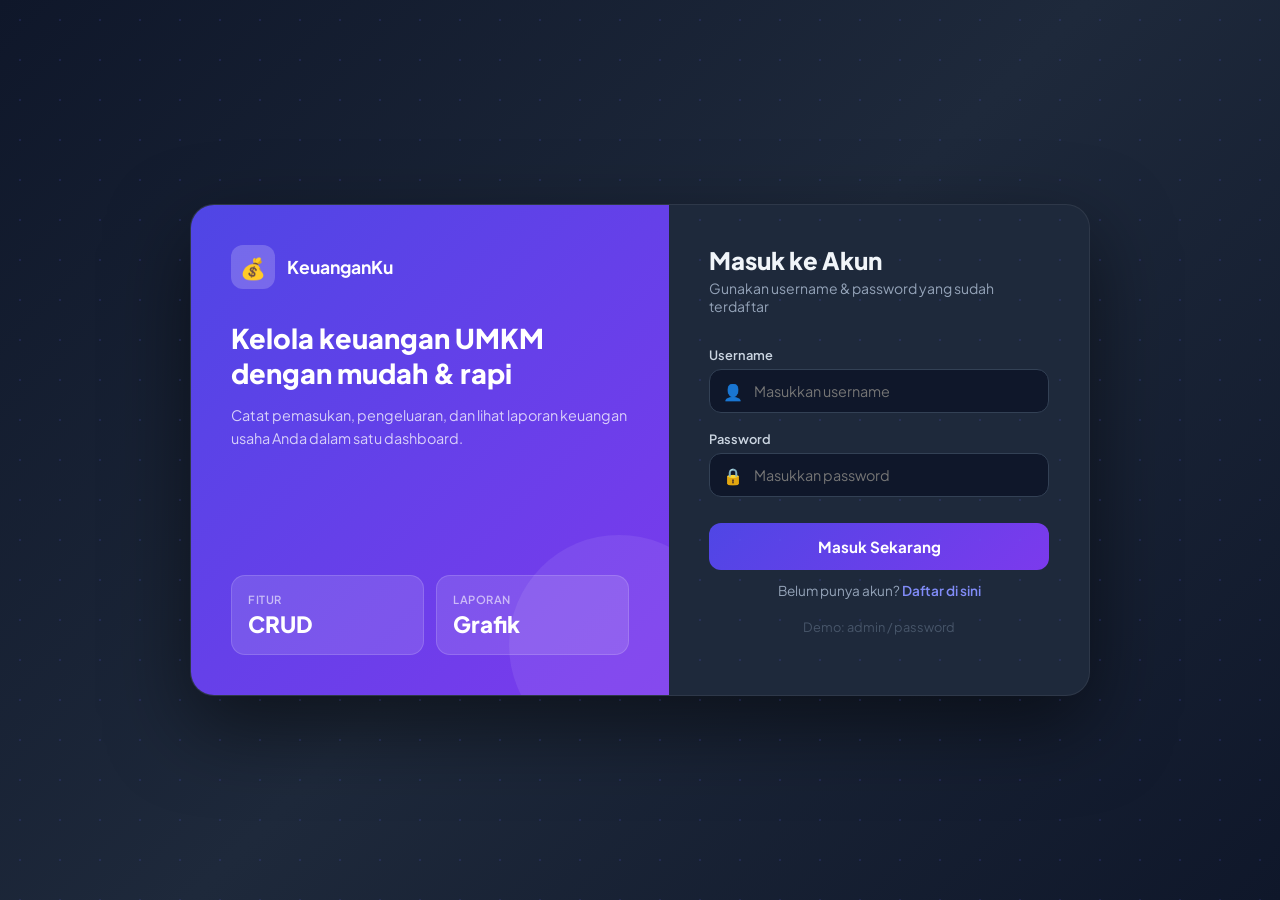
<file: index.html>
<!DOCTYPE html>
<html lang="id">
<head>
  <meta charset="UTF-8" />
  <meta name="viewport" content="width=device-width, initial-scale=1.0" />
  <title>Login — KeuanganKu UMKM</title>
  <meta name="description" content="Login ke sistem keuangan UMKM Anda" />
  <link rel="preconnect" href="https://fonts.googleapis.com" />
  <link href="https://fonts.googleapis.com/css2?family=Plus+Jakarta+Sans:wght@400;500;600;700;800&display=swap" rel="stylesheet" />
  <style>
    *, *::before, *::after { box-sizing: border-box; margin: 0; padding: 0; }
    body {
      font-family: 'Plus Jakarta Sans', sans-serif;
      min-height: 100vh;
      display: flex;
      align-items: center;
      justify-content: center;
      background: linear-gradient(135deg, #0f172a 0%, #1e293b 50%, #0f172a 100%);
      padding: 1rem;
    }
    /* Animated background dots */
    body::before {
      content: '';
      position: fixed; inset: 0;
      background-image: radial-gradient(rgba(99,102,241,0.15) 1px, transparent 1px);
      background-size: 40px 40px;
      pointer-events: none;
    }

    .card {
      width: 100%; max-width: 900px;
      display: grid; grid-template-columns: 1fr 420px;
      background: #1e293b;
      border-radius: 1.5rem;
      overflow: hidden;
      box-shadow: 0 30px 80px rgba(0,0,0,0.5);
      border: 1px solid rgba(255,255,255,0.07);
    }
    @media (max-width: 700px) {
      .card { grid-template-columns: 1fr; }
      .card-left { display: none; }
    }

    /* Left panel */
    .card-left {
      background: linear-gradient(135deg, #4f46e5, #7c3aed);
      padding: 2.5rem;
      display: flex; flex-direction: column; justify-content: space-between;
      position: relative; overflow: hidden;
    }
    .card-left::after {
      content: '';
      position: absolute; bottom: -60px; right: -60px;
      width: 220px; height: 220px;
      background: rgba(255,255,255,0.08);
      border-radius: 50%;
    }
    .brand { display: flex; align-items: center; gap: .75rem; }
    .brand-icon {
      width: 44px; height: 44px; border-radius: .75rem;
      background: rgba(255,255,255,0.2);
      display: flex; align-items: center; justify-content: center;
      font-size: 1.3rem;
    }
    .brand-name { color: #fff; font-weight: 700; font-size: 1.1rem; }
    .left-title {
      color: #fff; font-size: 1.7rem; font-weight: 800;
      line-height: 1.3; margin-top: 2rem;
    }
    .left-subtitle {
      color: rgba(255,255,255,0.75); font-size: .9rem;
      line-height: 1.6; margin-top: .75rem;
    }
    .stat-grid { display: grid; grid-template-columns: 1fr 1fr; gap: .75rem; }
    .stat-card {
      background: rgba(255,255,255,0.12);
      border-radius: .875rem; padding: 1rem;
      border: 1px solid rgba(255,255,255,0.15);
    }
    .stat-label { color: rgba(255,255,255,0.6); font-size: .7rem; font-weight: 600; text-transform: uppercase; letter-spacing: .05em; }
    .stat-value { color: #fff; font-size: 1.4rem; font-weight: 800; margin-top: .25rem; }

    /* Right panel */
    .card-right { padding: 2.5rem; }
    .form-title { color: #f1f5f9; font-size: 1.5rem; font-weight: 800; margin-bottom: .25rem; }
    .form-subtitle { color: #94a3b8; font-size: .875rem; margin-bottom: 2rem; }

    .alert {
      padding: .875rem 1rem;
      border-radius: .75rem;
      font-size: .875rem;
      margin-bottom: 1.25rem;
      display: none;
    }
    .alert.error { background: rgba(239,68,68,.15); border: 1px solid rgba(239,68,68,.3); color: #fca5a5; }
    .alert.success { background: rgba(34,197,94,.15); border: 1px solid rgba(34,197,94,.3); color: #86efac; }
    .alert.show { display: block; }

    label { display: block; color: #cbd5e1; font-size: .8rem; font-weight: 600; margin-bottom: .4rem; }
    .input-wrap { position: relative; margin-bottom: 1.1rem; }
    .input-icon {
      position: absolute; left: .875rem; top: 50%; transform: translateY(-50%);
      color: #64748b; pointer-events: none;
    }
    input {
      width: 100%; background: #0f172a;
      border: 1px solid #334155; border-radius: .75rem;
      padding: .75rem .875rem .75rem 2.75rem;
      color: #f1f5f9; font-size: .9rem; font-family: inherit;
      outline: none; transition: border .2s, box-shadow .2s;
    }
    input:focus { border-color: #6366f1; box-shadow: 0 0 0 3px rgba(99,102,241,.2); }

    .btn-submit {
      width: 100%; padding: .875rem;
      background: linear-gradient(135deg, #4f46e5, #7c3aed);
      color: #fff; font-family: inherit; font-weight: 700;
      font-size: .95rem; border: none; border-radius: .75rem;
      cursor: pointer; transition: opacity .2s, transform .2s;
      margin-top: .5rem;
    }
    .btn-submit:hover { opacity: .9; transform: translateY(-1px); }
    .btn-submit:active { transform: translateY(0); }
    .btn-submit:disabled { opacity: .6; cursor: not-allowed; }

    .divider { text-align: center; margin: 1.25rem 0; color: #475569; font-size: .8rem; }
    .link-text { text-align: center; color: #94a3b8; font-size: .85rem; margin-top: .75rem; }
    .link-text a { color: #818cf8; font-weight: 600; text-decoration: none; }
    .link-text a:hover { text-decoration: underline; }

    /* Loading spinner */
    .spinner {
      display: inline-block; width: 16px; height: 16px;
      border: 2px solid rgba(255,255,255,.3);
      border-top-color: #fff; border-radius: 50%;
      animation: spin .6s linear infinite; margin-right: .5rem;
      vertical-align: middle;
    }
    @keyframes spin { to { transform: rotate(360deg); } }
  </style>
</head>
<body>
  <div class="card">
    <!-- Kiri -->
    <div class="card-left">
      <div>
        <div class="brand">
          <div class="brand-icon">💰</div>
          <span class="brand-name">KeuanganKu</span>
        </div>
        <h1 class="left-title">Kelola keuangan UMKM dengan mudah & rapi</h1>
        <p class="left-subtitle">Catat pemasukan, pengeluaran, dan lihat laporan keuangan usaha Anda dalam satu dashboard.</p>
      </div>
      <div class="stat-grid">
        <div class="stat-card">
          <div class="stat-label">Fitur</div>
          <div class="stat-value">CRUD</div>
        </div>
        <div class="stat-card">
          <div class="stat-label">Laporan</div>
          <div class="stat-value">Grafik</div>
        </div>
      </div>
    </div>

    <!-- Kanan -->
    <div class="card-right">
      <div class="form-title">Masuk ke Akun</div>
      <div class="form-subtitle">Gunakan username & password yang sudah terdaftar</div>

      <div class="alert error" id="alertError"></div>
      <div class="alert success" id="alertSuccess"></div>

      <form id="loginForm">
        <div>
          <label for="username">Username</label>
          <div class="input-wrap">
            <span class="input-icon">👤</span>
            <input type="text" id="username" placeholder="Masukkan username" required />
          </div>
        </div>
        <div>
          <label for="password">Password</label>
          <div class="input-wrap">
            <span class="input-icon">🔒</span>
            <input type="password" id="password" placeholder="Masukkan password" required />
          </div>
        </div>
        <button type="submit" class="btn-submit" id="btnLogin">Masuk Sekarang</button>
      </form>

      <p class="link-text">Belum punya akun? <a href="register.html">Daftar di sini</a></p>
      <div class="divider">Demo: admin / password</div>
    </div>
  </div>

  <script src="js/api.js"></script>
  <script>
    // Jika sudah login, langsung ke dashboard
    redirectIfLoggedIn();

    document.getElementById("loginForm").addEventListener("submit", async (e) => {
      e.preventDefault();

      const btn = document.getElementById("btnLogin");
      const errEl = document.getElementById("alertError");
      const okEl  = document.getElementById("alertSuccess");

      errEl.classList.remove("show");
      okEl.classList.remove("show");
      btn.disabled = true;
      btn.innerHTML = '<span class="spinner"></span>Memproses...';

      const username = document.getElementById("username").value;
      const password = document.getElementById("password").value;

      try {
        const res = await apiFetch("/api/login.php", "POST", { username, password });

        if (res.status === "success") {
          // Simpan token & data user
          localStorage.setItem("token", res.data.token);
          localStorage.setItem("user", JSON.stringify(res.data.user));

          okEl.textContent = res.message;
          okEl.classList.add("show");

          setTimeout(() => (window.location.href = "dashboard.html"), 800);
        } else {
          errEl.textContent = res.message;
          errEl.classList.add("show");
          btn.disabled = false;
          btn.textContent = "Masuk Sekarang";
        }
      } catch {
        errEl.textContent = "Gagal terhubung ke server. Cek koneksi internet.";
        errEl.classList.add("show");
        btn.disabled = false;
        btn.textContent = "Masuk Sekarang";
      }
    });
  </script>
</body>
</html>
</file>
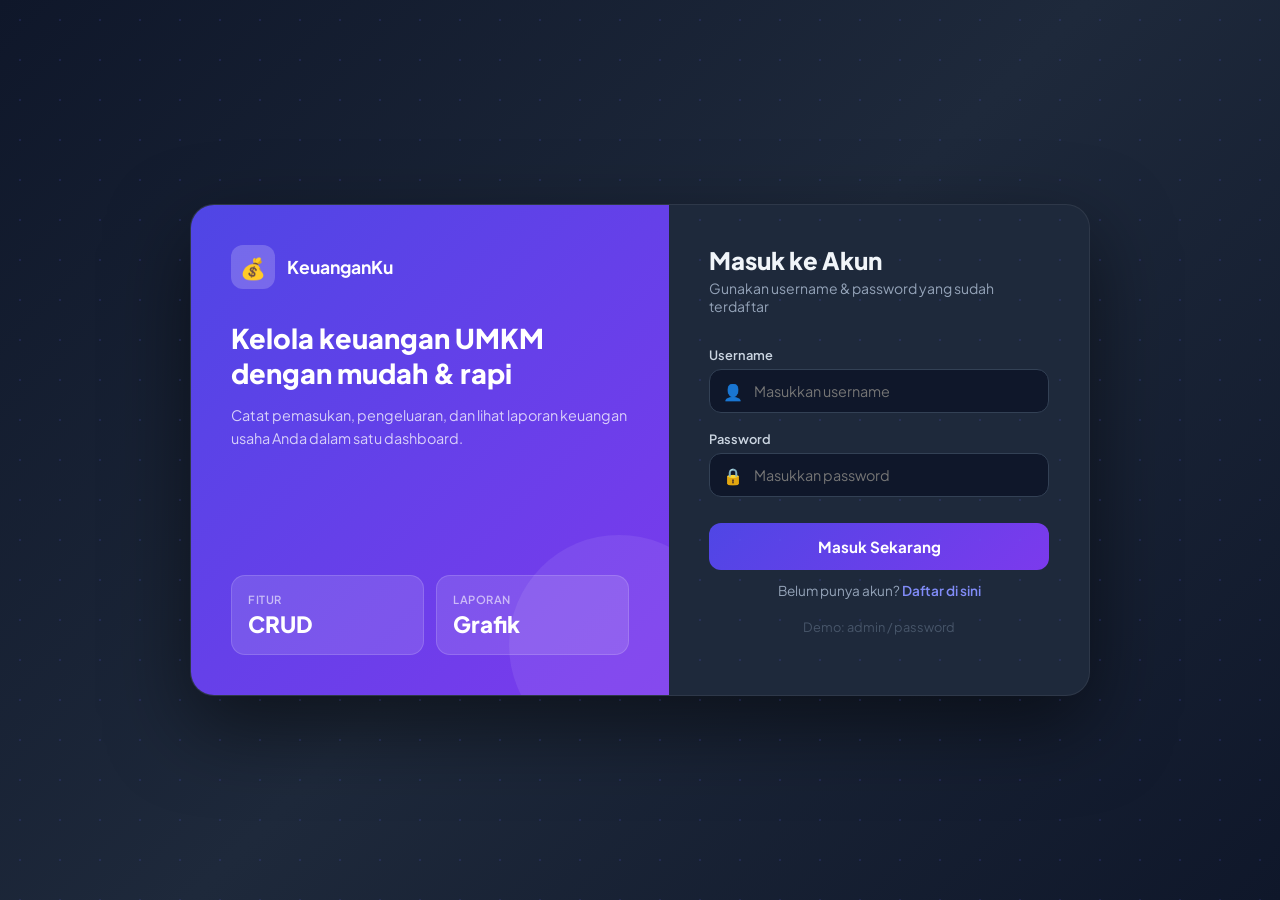
<file: dashboard.html>
<!DOCTYPE html>
<html lang="id">
<head>
  <meta charset="UTF-8" />
  <meta name="viewport" content="width=device-width, initial-scale=1.0" />
  <title>Dashboard — KeuanganKu UMKM</title>
  <link rel="preconnect" href="https://fonts.googleapis.com" />
  <link href="https://fonts.googleapis.com/css2?family=Plus+Jakarta+Sans:wght@400;500;600;700;800&display=swap" rel="stylesheet" />
  <link rel="stylesheet" href="css/shared.css" />
  <style>
    .welcome-banner {
      background: linear-gradient(135deg, #4f46e5, #7c3aed);
      border-radius: 1rem; padding: 1.5rem 1.75rem; margin-bottom: 1.5rem;
      color: #fff; display: flex; justify-content: space-between; align-items: center;
    }
    .welcome-title { font-size: 1.3rem; font-weight: 800; }
    .welcome-sub   { font-size: .875rem; opacity: .8; margin-top: .2rem; }
    .welcome-emoji { font-size: 3rem; }
    .recent-item {
      display: flex; align-items: center; justify-content: space-between;
      padding: .875rem 0; border-bottom: 1px solid #f1f5f9;
    }
    .recent-item:last-child { border-bottom: none; }
    .recent-left  { display: flex; align-items: center; gap: .875rem; }
    .recent-icon  {
      width: 38px; height: 38px; border-radius: .625rem;
      display: flex; align-items: center; justify-content: center; font-size: 1rem;
      flex-shrink: 0;
    }
    .icon-masuk  { background: #dcfce7; }
    .icon-keluar { background: #fee2e2; }
    .recent-ket  { font-size: .85rem; font-weight: 600; color: #1e293b; }
    .recent-tgl  { font-size: .75rem; color: #94a3b8; }
    .recent-amt  { font-size: .9rem; font-weight: 700; }
    .amt-masuk  { color: #16a34a; }
    .amt-keluar { color: #dc2626; }

    #loadingDash { text-align: center; padding: 2rem; color: #94a3b8; font-size: .9rem; }
  </style>
</head>
<body>
  <div id="sidebar-placeholder"></div>

  <div class="main">
    <div class="topbar">
      <div class="topbar-title">Dashboard</div>
      <div class="topbar-right">
        <span class="topbar-badge">🟢 Online</span>
        <span id="topbarDate" style="font-size:.8rem;color:#64748b;"></span>
      </div>
    </div>

    <div class="page-content">
      <!-- Welcome Banner -->
      <div class="welcome-banner">
        <div>
          <div class="welcome-title">Selamat datang, <span id="welcomeName">—</span>! 👋</div>
          <div class="welcome-sub">Berikut ringkasan keuangan usaha Anda bulan ini.</div>
        </div>
        <div class="welcome-emoji">💰</div>
      </div>

      <!-- Stat Cards -->
      <div class="stat-grid" id="statGrid">
        <div class="stat-card">
          <div class="stat-label">Total Pemasukan</div>
          <div class="stat-value stat-green" id="statMasuk">Rp —</div>
        </div>
        <div class="stat-card">
          <div class="stat-label">Total Pengeluaran</div>
          <div class="stat-value stat-red" id="statKeluar">Rp —</div>
        </div>
        <div class="stat-card">
          <div class="stat-label">Saldo Bersih</div>
          <div class="stat-value stat-blue" id="statSaldo">Rp —</div>
        </div>
        <div class="stat-card">
          <div class="stat-label">Jumlah Transaksi</div>
          <div class="stat-value" id="statJumlah" style="color:#1e293b;">—</div>
        </div>
      </div>

      <!-- Transaksi Terbaru -->
      <div class="card">
        <div class="card-header">
          <span class="card-title">⏱️ Transaksi Terbaru</span>
          <a href="transaksi.html" class="btn btn-secondary btn-sm">Lihat Semua →</a>
        </div>
        <div class="card-body">
          <div id="loadingDash">Memuat data...</div>
          <div id="recentList"></div>
        </div>
      </div>
    </div>
  </div>

  <script src="js/api.js"></script>
  <script src="js/sidebar.js"></script>
  <script>
    requireAuth();
    renderSidebar("dashboard");

    // Tampilkan nama user & tanggal
    const user = getCurrentUser();
    document.getElementById("welcomeName").textContent = user.nama_lengkap || "Pengguna";
    document.getElementById("topbarDate").textContent = new Date().toLocaleDateString("id-ID", {
      weekday: "long", day: "numeric", month: "long", year: "numeric"
    });

    // Load data dashboard
    async function loadDashboard() {
      const bulan = new Date().toISOString().slice(0, 7); // "2026-04"
      const res = await apiFetch(`/api/laporan.php?bulan=${bulan}`);

      if (!res || res.status !== "success") return;
      const d = res.data;

      // Update stat cards
      document.getElementById("statMasuk").textContent  = formatRupiah(d.ringkasan.total_masuk);
      document.getElementById("statKeluar").textContent = formatRupiah(d.ringkasan.total_keluar);
      document.getElementById("statSaldo").textContent  = formatRupiah(d.ringkasan.saldo);
      document.getElementById("statJumlah").textContent = d.ringkasan.jumlah_transaksi + " transaksi";

      // Warnai saldo merah jika negatif
      if (d.ringkasan.saldo < 0) document.getElementById("statSaldo").style.color = "#dc2626";

      // Render transaksi terbaru
      document.getElementById("loadingDash").style.display = "none";
      const listEl = document.getElementById("recentList");

      if (d.transaksi_terbaru.length === 0) {
        listEl.innerHTML = `<div class="empty-state"><div class="empty-icon">📭</div><div class="empty-title">Belum ada transaksi</div></div>`;
        return;
      }

      listEl.innerHTML = d.transaksi_terbaru.map(t => `
        <div class="recent-item">
          <div class="recent-left">
            <div class="recent-icon ${t.jenis === 'pemasukan' ? 'icon-masuk' : 'icon-keluar'}">
              ${t.jenis === 'pemasukan' ? '📈' : '📉'}
            </div>
            <div>
              <div class="recent-ket">${t.keterangan || t.nama_kategori || '—'}</div>
              <div class="recent-tgl">${formatTanggal(t.tanggal)} · ${t.nama_kategori || '—'}</div>
            </div>
          </div>
          <div class="recent-amt ${t.jenis === 'pemasukan' ? 'amt-masuk' : 'amt-keluar'}">
            ${t.jenis === 'pemasukan' ? '+' : '-'}${formatRupiah(t.jumlah)}
          </div>
        </div>
      `).join('');
    }

    loadDashboard();
  </script>
</body>
</html>
</file>
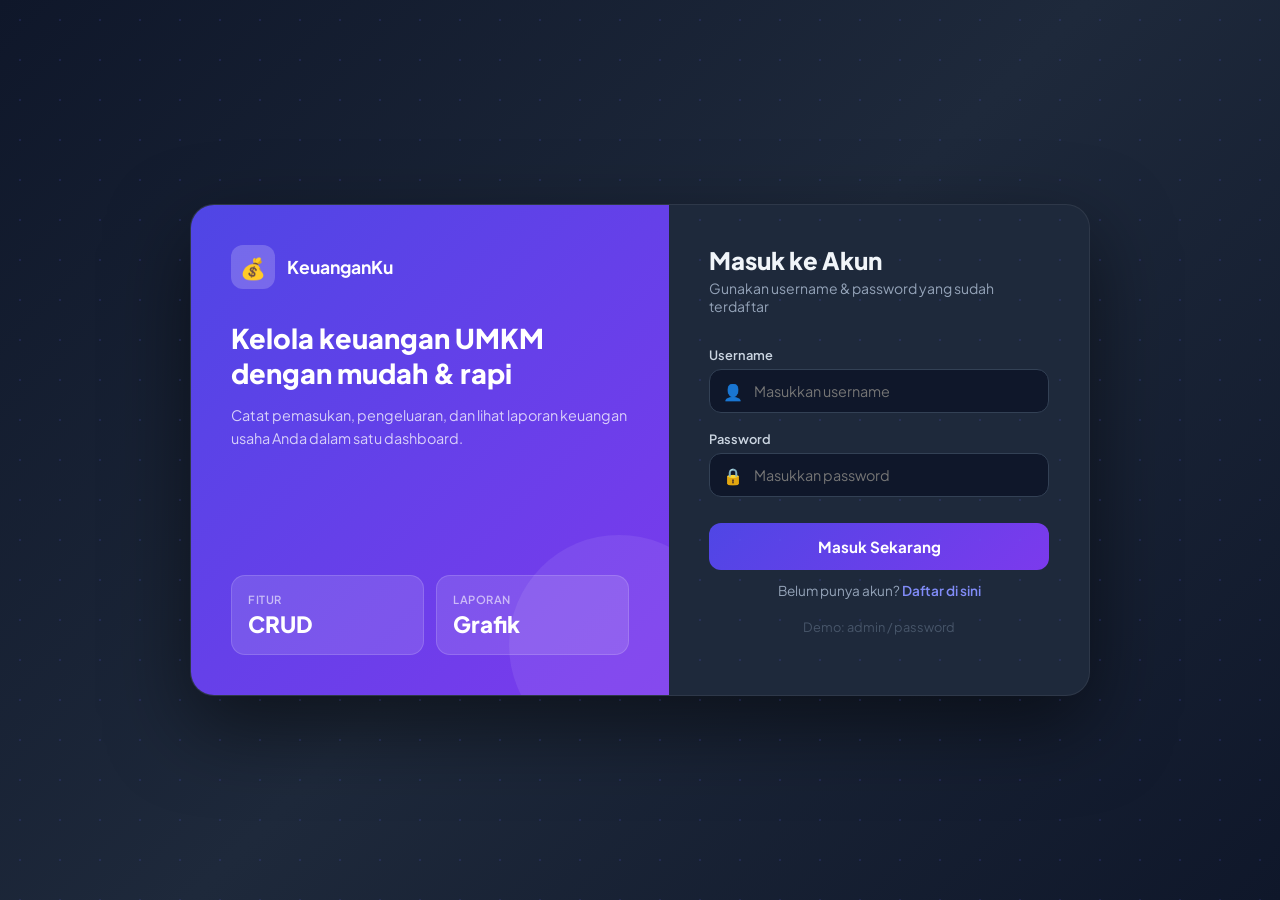
<file: kategori.html>
<!DOCTYPE html>
<html lang="id">
<head>
  <meta charset="UTF-8" />
  <meta name="viewport" content="width=device-width, initial-scale=1.0" />
  <title>Kategori — KeuanganKu UMKM</title>
  <link rel="preconnect" href="https://fonts.googleapis.com" />
  <link href="https://fonts.googleapis.com/css2?family=Plus+Jakarta+Sans:wght@400;500;600;700;800&display=swap" rel="stylesheet" />
  <link rel="stylesheet" href="css/shared.css" />
</head>
<body>
  <div id="sidebar-placeholder"></div>

  <div class="main">
    <div class="topbar">
      <div class="topbar-title">🏷️ Manajemen Kategori</div>
      <div class="topbar-right">
        <button class="btn btn-primary" id="btnTambah">+ Tambah Kategori</button>
      </div>
    </div>

    <div class="page-content">
      <div style="display:grid;grid-template-columns:1fr 1fr;gap:1.25rem">
        <!-- Pemasukan -->
        <div class="card">
          <div class="card-header">
            <span class="card-title">📈 Kategori Pemasukan</span>
          </div>
          <div class="table-wrap">
            <table>
              <thead><tr><th>Nama Kategori</th></tr></thead>
              <tbody id="tblPemasukan">
                <tr><td style="padding:2rem;text-align:center;color:#94a3b8">Memuat...</td></tr>
              </tbody>
            </table>
          </div>
        </div>
        <!-- Pengeluaran -->
        <div class="card">
          <div class="card-header">
            <span class="card-title">📉 Kategori Pengeluaran</span>
          </div>
          <div class="table-wrap">
            <table>
              <thead><tr><th>Nama Kategori</th></tr></thead>
              <tbody id="tblPengeluaran">
                <tr><td style="padding:2rem;text-align:center;color:#94a3b8">Memuat...</td></tr>
              </tbody>
            </table>
          </div>
        </div>
      </div>
    </div>
  </div>

  <!-- Modal Tambah -->
  <div class="modal-overlay" id="modalOverlay">
    <div class="modal">
      <div class="modal-header">
        <span class="modal-title">Tambah Kategori</span>
        <button class="modal-close" id="modalClose">✕</button>
      </div>
      <div class="modal-body">
        <div class="alert alert-error" id="modalAlert"></div>
        <div class="form-group">
          <label class="form-label">Nama Kategori *</label>
          <input type="text" id="fNama" class="form-control" placeholder="Contoh: Penjualan Online" />
        </div>
        <div class="form-group">
          <label class="form-label">Jenis *</label>
          <select id="fJenis" class="form-control">
            <option value="">-- Pilih Jenis --</option>
            <option value="pemasukan">Pemasukan</option>
            <option value="pengeluaran">Pengeluaran</option>
          </select>
        </div>
      </div>
      <div class="modal-footer">
        <button class="btn btn-secondary" id="btnCancel">Batal</button>
        <button class="btn btn-primary" id="btnSave">Simpan</button>
      </div>
    </div>
  </div>

  <script src="js/api.js"></script>
  <script src="js/sidebar.js"></script>
  <script>
    requireAuth();
    renderSidebar("kategori");

    async function loadKategori() {
      const res = await apiFetch("/api/kategori.php");
      if (!res || res.status !== "success") return;

      const pemasukan   = res.data.filter(k => k.jenis === "pemasukan");
      const pengeluaran = res.data.filter(k => k.jenis === "pengeluaran");

      const renderRows = (list, tbodyId) => {
        const el = document.getElementById(tbodyId);
        if (list.length === 0) {
          el.innerHTML = `<tr><td style="padding:2rem;text-align:center;color:#94a3b8">Belum ada kategori</td></tr>`;
          return;
        }
        el.innerHTML = list.map(k => `
          <tr><td><span class="badge ${k.jenis==='pemasukan'?'badge-green':'badge-red'}">${k.nama_kategori}</span></td></tr>
        `).join('');
      };

      renderRows(pemasukan,   "tblPemasukan");
      renderRows(pengeluaran, "tblPengeluaran");
    }

    document.getElementById("btnTambah").addEventListener("click", () => {
      document.getElementById("fNama").value  = "";
      document.getElementById("fJenis").value = "";
      document.getElementById("modalAlert").classList.remove("show");
      document.getElementById("modalOverlay").classList.add("show");
    });

    ["modalClose", "btnCancel"].forEach(id => {
      document.getElementById(id).addEventListener("click", () => {
        document.getElementById("modalOverlay").classList.remove("show");
      });
    });

    document.getElementById("btnSave").addEventListener("click", async () => {
      const alertEl = document.getElementById("modalAlert");
      alertEl.classList.remove("show");

      const nama  = document.getElementById("fNama").value.trim();
      const jenis = document.getElementById("fJenis").value;

      if (!nama || !jenis) {
        alertEl.textContent = "Nama kategori dan jenis wajib diisi.";
        alertEl.classList.add("show");
        return;
      }

      const res = await apiFetch("/api/kategori.php", "POST", { nama_kategori: nama, jenis });
      if (res && res.status === "success") {
        document.getElementById("modalOverlay").classList.remove("show");
        loadKategori();
      } else {
        alertEl.textContent = res?.message || "Gagal menyimpan.";
        alertEl.classList.add("show");
      }
    });

    loadKategori();
  </script>
</body>
</html>
</file>
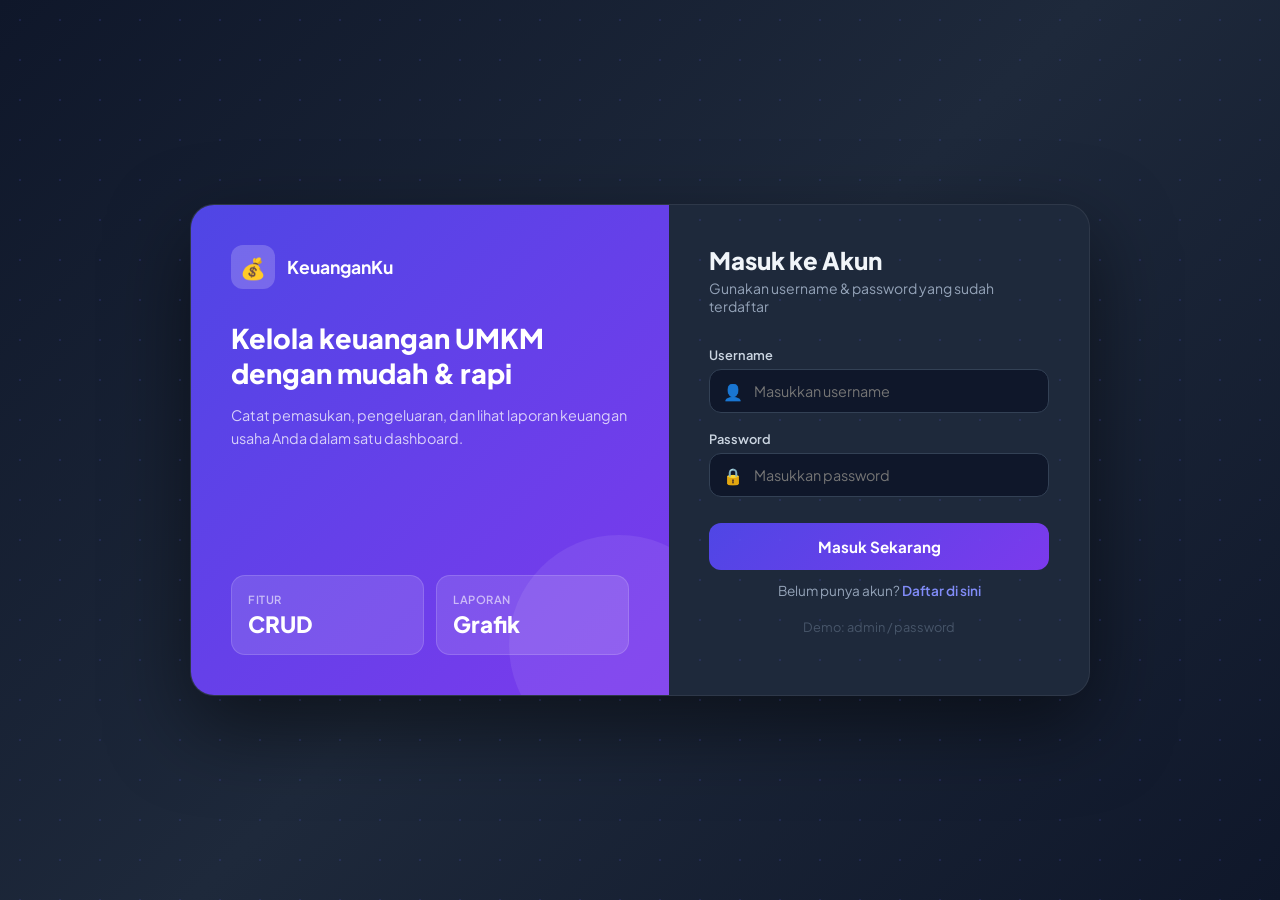
<file: laporan.html>
<!DOCTYPE html>
<html lang="id">
<head>
  <meta charset="UTF-8" />
  <meta name="viewport" content="width=device-width, initial-scale=1.0" />
  <title>Laporan — KeuanganKu UMKM</title>
  <link rel="preconnect" href="https://fonts.googleapis.com" />
  <link href="https://fonts.googleapis.com/css2?family=Plus+Jakarta+Sans:wght@400;500;600;700;800&display=swap" rel="stylesheet" />
  <link rel="stylesheet" href="css/shared.css" />
  <style>
    .kat-bar { margin-bottom: .75rem; }
    .kat-label { display: flex; justify-content: space-between; font-size: .8rem; font-weight: 600; color: #374151; margin-bottom: .3rem; }
    .kat-track { background: #f1f5f9; border-radius: 99px; height: 10px; overflow: hidden; }
    .kat-fill  { height: 100%; border-radius: 99px; background: linear-gradient(90deg, #4f46e5, #7c3aed); transition: width .6s; }
  </style>
</head>
<body>
  <div id="sidebar-placeholder"></div>

  <div class="main">
    <div class="topbar">
      <div class="topbar-title">📈 Laporan Keuangan</div>
      <div class="topbar-right">
        <input type="month" id="filterBulan" class="form-control" style="width:auto" />
        <button class="btn btn-primary" id="btnLoad">Tampilkan</button>
      </div>
    </div>

    <div class="page-content">
      <div class="stat-grid">
        <div class="stat-card">
          <div class="stat-label">Total Pemasukan</div>
          <div class="stat-value stat-green" id="rMasuk">—</div>
        </div>
        <div class="stat-card">
          <div class="stat-label">Total Pengeluaran</div>
          <div class="stat-value stat-red"   id="rKeluar">—</div>
        </div>
        <div class="stat-card">
          <div class="stat-label">Saldo Bersih</div>
          <div class="stat-value stat-blue"  id="rSaldo">—</div>
        </div>
        <div class="stat-card">
          <div class="stat-label">Jumlah Transaksi</div>
          <div class="stat-value" id="rJumlah" style="color:#1e293b">—</div>
        </div>
      </div>

      <div style="display:grid;grid-template-columns:1fr 1fr;gap:1.25rem">
        <!-- Pengeluaran per Kategori -->
        <div class="card">
          <div class="card-header"><span class="card-title">🏷️ Pengeluaran per Kategori</span></div>
          <div class="card-body" id="katList">
            <div style="color:#94a3b8;text-align:center;padding:1.5rem">Memuat...</div>
          </div>
        </div>

        <!-- Transaksi Terbaru -->
        <div class="card">
          <div class="card-header"><span class="card-title">⏱️ Transaksi Terbaru</span></div>
          <div class="card-body" id="recentList">
            <div style="color:#94a3b8;text-align:center;padding:1.5rem">Memuat...</div>
          </div>
        </div>
      </div>
    </div>
  </div>

  <script src="js/api.js"></script>
  <script src="js/sidebar.js"></script>
  <script>
    requireAuth();
    renderSidebar("laporan");

    const bulanInput = document.getElementById("filterBulan");
    bulanInput.value = new Date().toISOString().slice(0, 7);

    async function loadLaporan() {
      const bulan = bulanInput.value;
      const res = await apiFetch(`/api/laporan.php?bulan=${bulan}`);
      if (!res || res.status !== "success") return;
      const d = res.data;

      // Stat cards
      document.getElementById("rMasuk").textContent  = formatRupiah(d.ringkasan.total_masuk);
      document.getElementById("rKeluar").textContent = formatRupiah(d.ringkasan.total_keluar);
      document.getElementById("rSaldo").textContent  = formatRupiah(d.ringkasan.saldo);
      document.getElementById("rJumlah").textContent = d.ringkasan.jumlah_transaksi + " transaksi";

      // Pengeluaran per kategori (progress bar)
      const maxKat = Math.max(...d.pengeluaran_per_kategori.map(k => k.total), 1);
      const katEl  = document.getElementById("katList");

      if (d.pengeluaran_per_kategori.length === 0) {
        katEl.innerHTML = `<div class="empty-state"><div class="empty-icon">📭</div><div class="empty-title">Tidak ada pengeluaran bulan ini</div></div>`;
      } else {
        katEl.innerHTML = d.pengeluaran_per_kategori.map(k => `
          <div class="kat-bar">
            <div class="kat-label">
              <span>${k.nama_kategori}</span>
              <span>${formatRupiah(k.total)}</span>
            </div>
            <div class="kat-track">
              <div class="kat-fill" style="width:${(k.total/maxKat*100).toFixed(1)}%"></div>
            </div>
          </div>
        `).join('');
      }

      // Transaksi terbaru
      const recentEl = document.getElementById("recentList");
      if (d.transaksi_terbaru.length === 0) {
        recentEl.innerHTML = `<div class="empty-state"><div class="empty-icon">📭</div><div class="empty-title">Belum ada transaksi</div></div>`;
      } else {
        recentEl.innerHTML = d.transaksi_terbaru.map(t => `
          <div style="display:flex;justify-content:space-between;align-items:center;padding:.75rem 0;border-bottom:1px solid #f1f5f9">
            <div>
              <div style="font-size:.85rem;font-weight:600;color:#1e293b">${t.keterangan || t.nama_kategori || '—'}</div>
              <div style="font-size:.75rem;color:#94a3b8">${formatTanggal(t.tanggal)}</div>
            </div>
            <div style="font-weight:700;font-size:.9rem;color:${t.jenis==='pemasukan'?'#16a34a':'#dc2626'}">
              ${t.jenis==='pemasukan'?'+':'-'}${formatRupiah(t.jumlah)}
            </div>
          </div>
        `).join('');
      }
    }

    document.getElementById("btnLoad").addEventListener("click", loadLaporan);
    loadLaporan();
  </script>
</body>
</html>
</file>
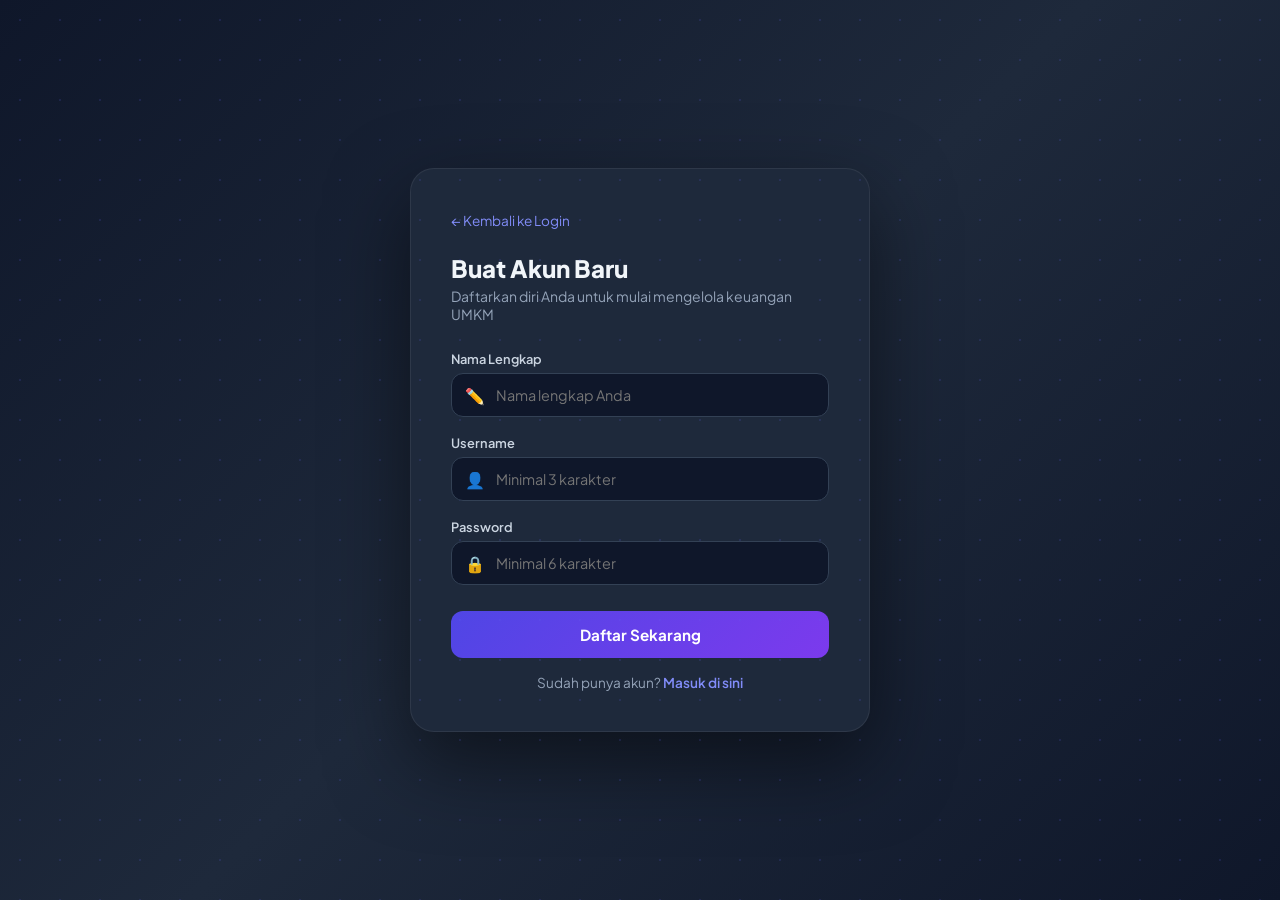
<file: register.html>
<!DOCTYPE html>
<html lang="id">
<head>
  <meta charset="UTF-8" />
  <meta name="viewport" content="width=device-width, initial-scale=1.0" />
  <title>Daftar — KeuanganKu UMKM</title>
  <meta name="description" content="Daftar akun baru sistem keuangan UMKM" />
  <link rel="preconnect" href="https://fonts.googleapis.com" />
  <link href="https://fonts.googleapis.com/css2?family=Plus+Jakarta+Sans:wght@400;500;600;700;800&display=swap" rel="stylesheet" />
  <style>
    *, *::before, *::after { box-sizing: border-box; margin: 0; padding: 0; }
    body {
      font-family: 'Plus Jakarta Sans', sans-serif;
      min-height: 100vh;
      display: flex; align-items: center; justify-content: center;
      background: linear-gradient(135deg, #0f172a 0%, #1e293b 50%, #0f172a 100%);
      padding: 1rem;
    }
    body::before {
      content: ''; position: fixed; inset: 0;
      background-image: radial-gradient(rgba(99,102,241,.15) 1px, transparent 1px);
      background-size: 40px 40px; pointer-events: none;
    }
    .card {
      width: 100%; max-width: 460px;
      background: #1e293b; border-radius: 1.5rem;
      padding: 2.5rem;
      box-shadow: 0 30px 80px rgba(0,0,0,.5);
      border: 1px solid rgba(255,255,255,.07);
    }
    .back-link { color: #818cf8; font-size: .85rem; text-decoration: none; display: inline-flex; align-items: center; gap: .4rem; margin-bottom: 1.5rem; }
    .back-link:hover { text-decoration: underline; }
    .form-title { color: #f1f5f9; font-size: 1.5rem; font-weight: 800; }
    .form-subtitle { color: #94a3b8; font-size: .875rem; margin-bottom: 1.75rem; margin-top: .25rem; }

    .alert { padding: .875rem 1rem; border-radius: .75rem; font-size: .875rem; margin-bottom: 1.25rem; display: none; }
    .alert.error  { background: rgba(239,68,68,.15); border: 1px solid rgba(239,68,68,.3); color: #fca5a5; }
    .alert.success{ background: rgba(34,197,94,.15);  border: 1px solid rgba(34,197,94,.3);  color: #86efac; }
    .alert.show   { display: block; }

    label { display: block; color: #cbd5e1; font-size: .8rem; font-weight: 600; margin-bottom: .4rem; }
    .input-wrap { position: relative; margin-bottom: 1.1rem; }
    .input-icon { position: absolute; left: .875rem; top: 50%; transform: translateY(-50%); color: #64748b; pointer-events: none; }
    input {
      width: 100%; background: #0f172a; border: 1px solid #334155; border-radius: .75rem;
      padding: .75rem .875rem .75rem 2.75rem; color: #f1f5f9;
      font-size: .9rem; font-family: inherit; outline: none;
      transition: border .2s, box-shadow .2s;
    }
    input:focus { border-color: #6366f1; box-shadow: 0 0 0 3px rgba(99,102,241,.2); }

    .btn-submit {
      width: 100%; padding: .875rem;
      background: linear-gradient(135deg, #4f46e5, #7c3aed);
      color: #fff; font-family: inherit; font-weight: 700;
      font-size: .95rem; border: none; border-radius: .75rem;
      cursor: pointer; transition: opacity .2s, transform .2s; margin-top: .5rem;
    }
    .btn-submit:hover { opacity: .9; transform: translateY(-1px); }
    .btn-submit:disabled { opacity: .6; cursor: not-allowed; }
    .link-text { text-align: center; color: #94a3b8; font-size: .85rem; margin-top: 1rem; }
    .link-text a { color: #818cf8; font-weight: 600; text-decoration: none; }
    .link-text a:hover { text-decoration: underline; }
    .spinner {
      display: inline-block; width: 16px; height: 16px;
      border: 2px solid rgba(255,255,255,.3); border-top-color: #fff;
      border-radius: 50%; animation: spin .6s linear infinite;
      margin-right: .5rem; vertical-align: middle;
    }
    @keyframes spin { to { transform: rotate(360deg); } }
  </style>
</head>
<body>
  <div class="card">
    <a href="index.html" class="back-link">← Kembali ke Login</a>
    <div class="form-title">Buat Akun Baru</div>
    <div class="form-subtitle">Daftarkan diri Anda untuk mulai mengelola keuangan UMKM</div>

    <div class="alert error"   id="alertError"></div>
    <div class="alert success" id="alertSuccess"></div>

    <form id="registerForm">
      <div>
        <label for="nama_lengkap">Nama Lengkap</label>
        <div class="input-wrap">
          <span class="input-icon">✏️</span>
          <input type="text" id="nama_lengkap" placeholder="Nama lengkap Anda" required />
        </div>
      </div>
      <div>
        <label for="username">Username</label>
        <div class="input-wrap">
          <span class="input-icon">👤</span>
          <input type="text" id="username" placeholder="Minimal 3 karakter" required />
        </div>
      </div>
      <div>
        <label for="password">Password</label>
        <div class="input-wrap">
          <span class="input-icon">🔒</span>
          <input type="password" id="password" placeholder="Minimal 6 karakter" required />
        </div>
      </div>
      <button type="submit" class="btn-submit" id="btnRegister">Daftar Sekarang</button>
    </form>

    <p class="link-text">Sudah punya akun? <a href="index.html">Masuk di sini</a></p>
  </div>

  <script src="js/api.js"></script>
  <script>
    redirectIfLoggedIn();

    document.getElementById("registerForm").addEventListener("submit", async (e) => {
      e.preventDefault();

      const btn  = document.getElementById("btnRegister");
      const errEl = document.getElementById("alertError");
      const okEl  = document.getElementById("alertSuccess");

      errEl.classList.remove("show");
      okEl.classList.remove("show");
      btn.disabled = true;
      btn.innerHTML = '<span class="spinner"></span>Mendaftar...';

      const nama_lengkap = document.getElementById("nama_lengkap").value;
      const username     = document.getElementById("username").value;
      const password     = document.getElementById("password").value;

      try {
        const res = await apiFetch("/api/register.php", "POST", { nama_lengkap, username, password });

        if (res.status === "success") {
          localStorage.setItem("token", res.data.token);
          localStorage.setItem("user",  JSON.stringify(res.data.user));

          okEl.textContent = res.message + " Mengarahkan ke dashboard...";
          okEl.classList.add("show");

          setTimeout(() => (window.location.href = "dashboard.html"), 1200);
        } else {
          errEl.textContent = res.message;
          errEl.classList.add("show");
          btn.disabled = false;
          btn.textContent = "Daftar Sekarang";
        }
      } catch {
        errEl.textContent = "Gagal terhubung ke server.";
        errEl.classList.add("show");
        btn.disabled = false;
        btn.textContent = "Daftar Sekarang";
      }
    });
  </script>
</body>
</html>
</file>
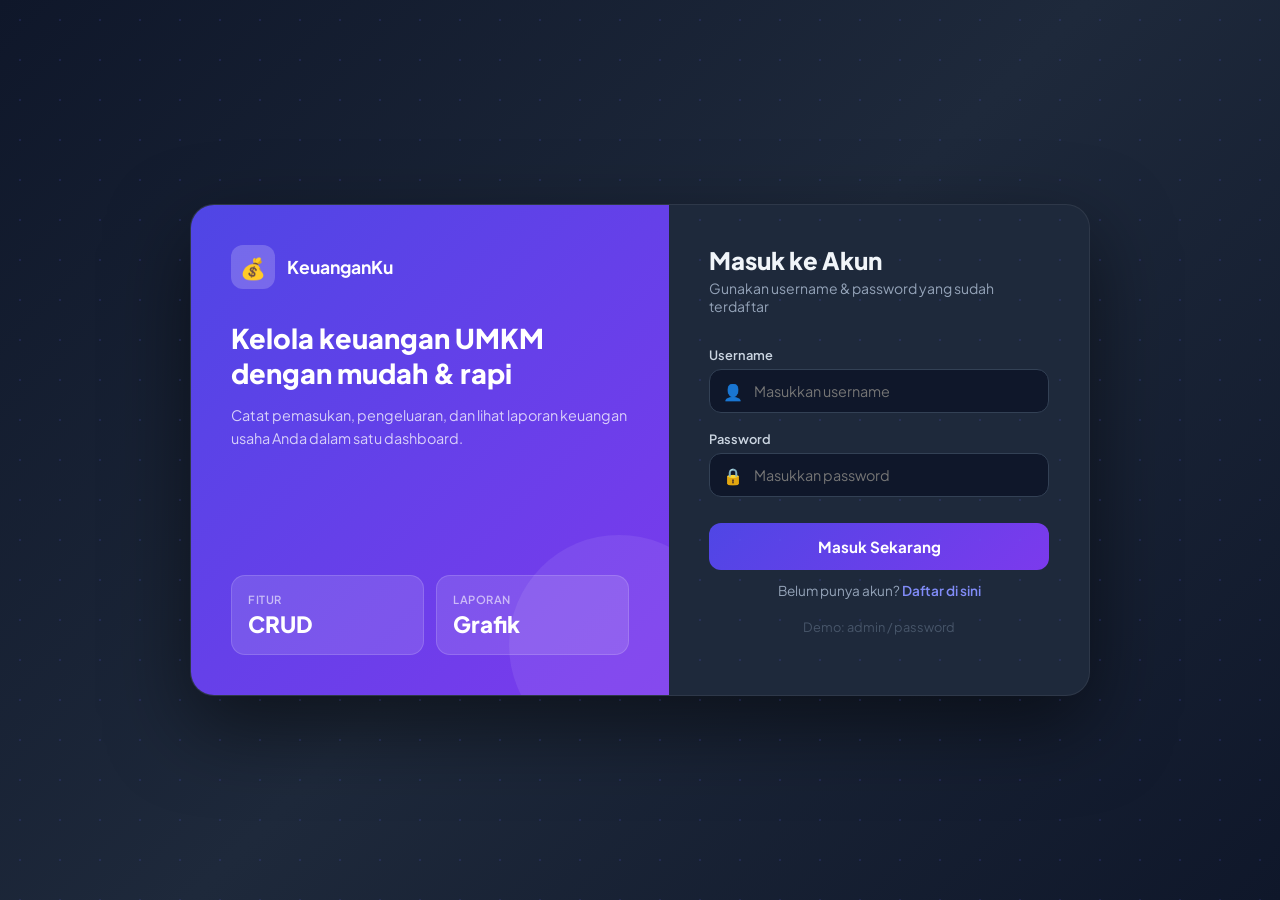
<file: transaksi.html>
<!DOCTYPE html>
<html lang="id">
<head>
  <meta charset="UTF-8" />
  <meta name="viewport" content="width=device-width, initial-scale=1.0" />
  <title>Transaksi — KeuanganKu UMKM</title>
  <link rel="preconnect" href="https://fonts.googleapis.com" />
  <link href="https://fonts.googleapis.com/css2?family=Plus+Jakarta+Sans:wght@400;500;600;700;800&display=swap" rel="stylesheet" />
  <link rel="stylesheet" href="css/shared.css" />
</head>
<body>
  <div id="sidebar-placeholder"></div>

  <div class="main">
    <div class="topbar">
      <div class="topbar-title">💳 Manajemen Transaksi</div>
      <div class="topbar-right">
        <button class="btn btn-primary" id="btnTambah">+ Tambah Transaksi</button>
      </div>
    </div>

    <div class="page-content">

      <!-- Stat mini -->
      <div class="stat-grid" style="grid-template-columns:repeat(3,1fr)">
        <div class="stat-card">
          <div class="stat-label">Pemasukan (filter)</div>
          <div class="stat-value stat-green" id="miniMasuk">—</div>
        </div>
        <div class="stat-card">
          <div class="stat-label">Pengeluaran (filter)</div>
          <div class="stat-value stat-red" id="miniKeluar">—</div>
        </div>
        <div class="stat-card">
          <div class="stat-label">Saldo (filter)</div>
          <div class="stat-value stat-blue" id="miniSaldo">—</div>
        </div>
      </div>

      <!-- Filter Bar -->
      <div class="filter-bar">
        <div class="filter-item" style="flex:1;min-width:180px;">
          <span class="filter-label">Cari</span>
          <input type="text" id="filterQ" class="form-control" placeholder="Keterangan / kategori..." />
        </div>
        <div class="filter-item">
          <span class="filter-label">Jenis</span>
          <select id="filterJenis" class="form-control">
            <option value="">Semua</option>
            <option value="pemasukan">Pemasukan</option>
            <option value="pengeluaran">Pengeluaran</option>
          </select>
        </div>
        <div class="filter-item">
          <span class="filter-label">Bulan</span>
          <input type="month" id="filterBulan" class="form-control" />
        </div>
        <button class="btn btn-primary" id="btnFilter">Filter</button>
        <button class="btn btn-secondary" id="btnReset">Reset</button>
      </div>

      <!-- Table -->
      <div class="card">
        <div class="card-header">
          <span class="card-title">Daftar Transaksi</span>
          <span id="totalLabel" style="font-size:.8rem;color:#94a3b8;"></span>
        </div>
        <div class="table-wrap">
          <table>
            <thead>
              <tr>
                <th>No</th>
                <th>Tanggal</th>
                <th>Kategori</th>
                <th>Keterangan</th>
                <th>Jenis</th>
                <th style="text-align:right">Jumlah</th>
                <th style="text-align:center">Aksi</th>
              </tr>
            </thead>
            <tbody id="tableBody">
              <tr><td colspan="7" style="text-align:center;padding:2rem;color:#94a3b8;">Memuat data...</td></tr>
            </tbody>
          </table>
        </div>
      </div>
    </div>
  </div>

  <!-- Modal Tambah / Edit -->
  <div class="modal-overlay" id="modalOverlay">
    <div class="modal">
      <div class="modal-header">
        <span class="modal-title" id="modalTitle">Tambah Transaksi</span>
        <button class="modal-close" id="modalClose">✕</button>
      </div>
      <div class="modal-body">
        <div class="alert alert-error" id="modalAlert"></div>
        <input type="hidden" id="editId" />

        <div class="form-group">
          <label class="form-label">Tanggal *</label>
          <input type="date" id="fTanggal" class="form-control" required />
        </div>
        <div class="form-group">
          <label class="form-label">Jenis *</label>
          <select id="fJenis" class="form-control" required>
            <option value="">-- Pilih Jenis --</option>
            <option value="pemasukan">Pemasukan</option>
            <option value="pengeluaran">Pengeluaran</option>
          </select>
        </div>
        <div class="form-group">
          <label class="form-label">Kategori *</label>
          <select id="fKategori" class="form-control" required>
            <option value="">-- Pilih Kategori --</option>
          </select>
        </div>
        <div class="form-group">
          <label class="form-label">Jumlah (Rp) *</label>
          <input type="number" id="fJumlah" class="form-control" min="1" placeholder="Contoh: 500000" required />
        </div>
        <div class="form-group">
          <label class="form-label">Keterangan</label>
          <input type="text" id="fKeterangan" class="form-control" placeholder="Opsional" />
        </div>
      </div>
      <div class="modal-footer">
        <button class="btn btn-secondary" id="btnCancel">Batal</button>
        <button class="btn btn-primary" id="btnSave">
          <span id="btnSaveText">Simpan</span>
        </button>
      </div>
    </div>
  </div>

  <script src="js/api.js"></script>
  <script src="js/sidebar.js"></script>
  <script>
    requireAuth();
    renderSidebar("transaksi");

    // Set default bulan = bulan ini
    document.getElementById("filterBulan").value = new Date().toISOString().slice(0, 7);

    let allKategori = [];

    // ====== LOAD DATA ======
    async function loadTransaksi() {
      const q     = document.getElementById("filterQ").value;
      const jenis = document.getElementById("filterJenis").value;
      const bulan = document.getElementById("filterBulan").value;

      const params = new URLSearchParams();
      if (q)     params.append("q",     q);
      if (jenis) params.append("jenis", jenis);
      if (bulan) params.append("bulan", bulan);

      const tbody = document.getElementById("tableBody");
      tbody.innerHTML = `<tr><td colspan="7" style="text-align:center;padding:2rem;color:#94a3b8;">Memuat...</td></tr>`;

      const res = await apiFetch(`/api/transaksi.php?${params}`);
      if (!res || res.status !== "success") return;

      const { transaksi, statistik, total } = res.data;

      // Update mini stat
      document.getElementById("miniMasuk").textContent  = formatRupiah(statistik.total_masuk);
      document.getElementById("miniKeluar").textContent = formatRupiah(statistik.total_keluar);
      document.getElementById("miniSaldo").textContent  = formatRupiah(statistik.saldo);
      document.getElementById("totalLabel").textContent = `${total} transaksi ditemukan`;

      if (transaksi.length === 0) {
        tbody.innerHTML = `<tr><td colspan="7"><div class="empty-state"><div class="empty-icon">📭</div><div class="empty-title">Tidak ada transaksi</div><div class="empty-sub">Coba ubah filter atau tambah transaksi baru</div></div></td></tr>`;
        return;
      }

      tbody.innerHTML = transaksi.map((t, i) => `
        <tr>
          <td style="color:#94a3b8">${i + 1}</td>
          <td>${formatTanggal(t.tanggal)}</td>
          <td>${t.nama_kategori || '—'}</td>
          <td style="max-width:200px;overflow:hidden;text-overflow:ellipsis;white-space:nowrap" title="${t.keterangan || ''}">${t.keterangan || '—'}</td>
          <td>
            <span class="badge ${t.jenis === 'pemasukan' ? 'badge-green' : 'badge-red'}">
              ${t.jenis === 'pemasukan' ? '↑ Pemasukan' : '↓ Pengeluaran'}
            </span>
          </td>
          <td style="text-align:right;font-weight:700;color:${t.jenis === 'pemasukan' ? '#16a34a' : '#dc2626'}">
            ${t.jenis === 'pemasukan' ? '+' : '-'}${formatRupiah(t.jumlah)}
          </td>
          <td style="text-align:center">
            <div style="display:flex;gap:.4rem;justify-content:center">
              <button class="btn btn-warning btn-sm" onclick="openEdit(${JSON.stringify(t).replace(/"/g,'&quot;')})">✏️ Edit</button>
              <button class="btn btn-danger btn-sm" onclick="hapus(${t.id})">🗑️</button>
            </div>
          </td>
        </tr>
      `).join('');
    }

    // ====== LOAD KATEGORI ======
    async function loadKategori(filterJenis = '') {
      const endpoint = filterJenis
        ? `/api/kategori.php?jenis=${filterJenis}`
        : `/api/kategori.php`;
      const res = await apiFetch(endpoint);
      if (res && res.status === "success") {
        allKategori = res.data;
        updateKategoriOptions(filterJenis);
      }
    }

    function updateKategoriOptions(filterJenis = '') {
      const sel = document.getElementById("fKategori");
      const filtered = filterJenis
        ? allKategori.filter(k => k.jenis === filterJenis)
        : allKategori;

      sel.innerHTML = '<option value="">-- Pilih Kategori --</option>' +
        filtered.map(k => `<option value="${k.id}">${k.nama_kategori}</option>`).join('');
    }

    // Update kategori saat jenis berubah di form
    document.getElementById("fJenis").addEventListener("change", function() {
      updateKategoriOptions(this.value);
    });

    // ====== MODAL TAMBAH ======
    document.getElementById("btnTambah").addEventListener("click", () => {
      document.getElementById("modalTitle").textContent = "Tambah Transaksi";
      document.getElementById("editId").value = "";
      document.getElementById("fTanggal").value = new Date().toISOString().slice(0,10);
      document.getElementById("fJenis").value = "";
      document.getElementById("fKategori").value = "";
      document.getElementById("fJumlah").value = "";
      document.getElementById("fKeterangan").value = "";
      document.getElementById("modalAlert").classList.remove("show");
      loadKategori();
      document.getElementById("modalOverlay").classList.add("show");
    });

    // ====== MODAL EDIT ======
    function openEdit(t) {
      document.getElementById("modalTitle").textContent = "Edit Transaksi";
      document.getElementById("editId").value = t.id;
      document.getElementById("fTanggal").value = t.tanggal;
      document.getElementById("fJenis").value = t.jenis;
      document.getElementById("fJumlah").value = t.jumlah;
      document.getElementById("fKeterangan").value = t.keterangan || '';
      document.getElementById("modalAlert").classList.remove("show");
      loadKategori(t.jenis).then(() => {
        document.getElementById("fKategori").value = t.kategori_id;
      });
      document.getElementById("modalOverlay").classList.add("show");
    }

    // ====== CLOSE MODAL ======
    ["modalClose", "btnCancel"].forEach(id => {
      document.getElementById(id).addEventListener("click", () => {
        document.getElementById("modalOverlay").classList.remove("show");
      });
    });

    // ====== SIMPAN (TAMBAH / EDIT) ======
    document.getElementById("btnSave").addEventListener("click", async () => {
      const alertEl  = document.getElementById("modalAlert");
      const btnSave  = document.getElementById("btnSave");
      const btnText  = document.getElementById("btnSaveText");
      alertEl.classList.remove("show");

      const id          = document.getElementById("editId").value;
      const tanggal     = document.getElementById("fTanggal").value;
      const jenis       = document.getElementById("fJenis").value;
      const kategori_id = parseInt(document.getElementById("fKategori").value);
      const jumlah      = parseFloat(document.getElementById("fJumlah").value);
      const keterangan  = document.getElementById("fKeterangan").value;

      if (!tanggal || !jenis || !kategori_id || !jumlah) {
        alertEl.textContent = "Harap isi semua field wajib (*)";
        alertEl.classList.add("show");
        return;
      }

      btnSave.disabled = true;
      btnText.innerHTML = '<span class="spinner"></span>Menyimpan...';

      const method = id ? "PUT" : "POST";
      const body   = id
        ? { id: parseInt(id), tanggal, jenis, kategori_id, jumlah, keterangan }
        : { tanggal, jenis, kategori_id, jumlah, keterangan };

      const res = await apiFetch("/api/transaksi.php", method, body);

      btnSave.disabled = false;
      btnText.textContent = "Simpan";

      if (res && res.status === "success") {
        document.getElementById("modalOverlay").classList.remove("show");
        loadTransaksi();
      } else {
        alertEl.textContent = res?.message || "Gagal menyimpan.";
        alertEl.classList.add("show");
      }
    });

    // ====== HAPUS ======
    async function hapus(id) {
      if (!confirm("Yakin ingin menghapus transaksi ini?")) return;
      const res = await apiFetch(`/api/transaksi.php?id=${id}`, "DELETE");
      if (res && res.status === "success") {
        loadTransaksi();
      } else {
        alert(res?.message || "Gagal menghapus.");
      }
    }

    // ====== FILTER ======
    document.getElementById("btnFilter").addEventListener("click", loadTransaksi);
    document.getElementById("btnReset").addEventListener("click", () => {
      document.getElementById("filterQ").value     = "";
      document.getElementById("filterJenis").value = "";
      document.getElementById("filterBulan").value = new Date().toISOString().slice(0, 7);
      loadTransaksi();
    });

    // ====== INIT ======
    loadTransaksi();
    loadKategori();
  </script>
</body>
</html>
</file>
<file: css/shared.css>
/* ============================================
   shared.css — Layout sidebar & topbar
   Dipakai oleh dashboard.html, transaksi.html, laporan.html
   ============================================ */

*, *::before, *::after { box-sizing: border-box; margin: 0; padding: 0; }

body {
  font-family: 'Plus Jakarta Sans', sans-serif;
  background: #f1f5f9;
  color: #1e293b;
  min-height: 100vh;
  display: flex;
}

/* ---- SIDEBAR ---- */
.sidebar {
  width: 240px; min-height: 100vh;
  background: #0f172a;
  display: flex; flex-direction: column;
  position: fixed; left: 0; top: 0; bottom: 0;
  z-index: 100;
  transition: transform .3s;
}

.sidebar-brand {
  padding: 1.5rem 1.25rem 1rem;
  border-bottom: 1px solid rgba(255,255,255,.07);
}
.brand-logo {
  width: 40px; height: 40px; border-radius: .75rem;
  background: linear-gradient(135deg, #4f46e5, #7c3aed);
  display: flex; align-items: center; justify-content: center;
  font-size: 1.2rem; margin-bottom: .75rem;
}
.brand-title  { color: #f1f5f9; font-size: 1rem; font-weight: 700; }
.brand-sub    { color: #64748b; font-size: .75rem; }

.sidebar-nav  { flex: 1; padding: 1rem .75rem; }
.nav-section-title {
  color: #475569; font-size: .65rem; font-weight: 700;
  text-transform: uppercase; letter-spacing: .08em;
  padding: .75rem .5rem .35rem;
}
.nav-item {
  display: flex; align-items: center; gap: .75rem;
  padding: .65rem .875rem; border-radius: .75rem;
  color: #94a3b8; font-size: .875rem; font-weight: 500;
  text-decoration: none; transition: all .15s; cursor: pointer;
  margin-bottom: .2rem;
}
.nav-item:hover { background: rgba(255,255,255,.06); color: #e2e8f0; }
.nav-item.active {
  background: linear-gradient(135deg, rgba(79,70,229,.3), rgba(124,58,237,.2));
  color: #a5b4fc;
  border: 1px solid rgba(99,102,241,.2);
}
.nav-icon { font-size: 1rem; width: 20px; text-align: center; flex-shrink: 0; }

.sidebar-footer {
  padding: 1rem .75rem;
  border-top: 1px solid rgba(255,255,255,.07);
}
.user-card {
  display: flex; align-items: center; gap: .75rem;
  padding: .75rem; border-radius: .875rem;
  background: rgba(255,255,255,.05);
}
.user-avatar {
  width: 36px; height: 36px; border-radius: .5rem;
  background: linear-gradient(135deg, #4f46e5, #7c3aed);
  display: flex; align-items: center; justify-content: center;
  color: #fff; font-weight: 700; font-size: .9rem;
  flex-shrink: 0;
}
.user-name { color: #e2e8f0; font-size: .8rem; font-weight: 600; }
.user-role { color: #64748b; font-size: .7rem; }

.btn-logout {
  display: flex; align-items: center; gap: .5rem;
  padding: .5rem .875rem; border-radius: .625rem;
  background: rgba(239,68,68,.1); color: #f87171;
  border: 1px solid rgba(239,68,68,.2);
  font-size: .75rem; font-weight: 600; cursor: pointer;
  text-decoration: none; margin-top: .5rem;
  transition: background .15s;
}
.btn-logout:hover { background: rgba(239,68,68,.2); }

/* ---- MAIN CONTENT ---- */
.main {
  margin-left: 240px;
  flex: 1; display: flex; flex-direction: column;
  min-height: 100vh;
}

/* ---- TOPBAR ---- */
.topbar {
  background: #fff; border-bottom: 1px solid #e2e8f0;
  padding: .875rem 1.75rem;
  display: flex; align-items: center; justify-content: space-between;
  position: sticky; top: 0; z-index: 50;
}
.topbar-title { font-size: 1.1rem; font-weight: 700; color: #1e293b; }
.topbar-right { display: flex; align-items: center; gap: 1rem; }
.topbar-badge {
  display: inline-flex; align-items: center; gap: .4rem;
  background: #f0fdf4; color: #16a34a; border: 1px solid #bbf7d0;
  font-size: .75rem; font-weight: 600; padding: .3rem .75rem; border-radius: 99px;
}

/* ---- PAGE CONTENT ---- */
.page-content { flex: 1; padding: 1.75rem; }

/* ---- CARDS ---- */
.card {
  background: #fff; border-radius: 1rem;
  border: 1px solid #e2e8f0;
  box-shadow: 0 1px 3px rgba(0,0,0,.06);
}
.card-header {
  padding: 1.25rem 1.5rem;
  border-bottom: 1px solid #f1f5f9;
  display: flex; align-items: center; justify-content: space-between;
}
.card-title { font-size: .95rem; font-weight: 700; color: #1e293b; }
.card-body  { padding: 1.5rem; }

/* ---- STAT CARDS ---- */
.stat-grid { display: grid; grid-template-columns: repeat(auto-fit, minmax(200px, 1fr)); gap: 1rem; margin-bottom: 1.5rem; }
.stat-card {
  background: #fff; border-radius: 1rem;
  border: 1px solid #e2e8f0;
  padding: 1.25rem 1.5rem;
  box-shadow: 0 1px 3px rgba(0,0,0,.06);
}
.stat-label { color: #64748b; font-size: .75rem; font-weight: 600; text-transform: uppercase; letter-spacing: .05em; }
.stat-value { font-size: 1.5rem; font-weight: 800; margin-top: .35rem; }
.stat-green { color: #16a34a; }
.stat-red   { color: #dc2626; }
.stat-blue  { color: #4f46e5; }
.stat-icon  { font-size: 1.5rem; }

/* ---- BUTTONS ---- */
.btn {
  display: inline-flex; align-items: center; gap: .5rem;
  padding: .6rem 1.1rem; border-radius: .625rem;
  font-family: inherit; font-size: .85rem; font-weight: 600;
  cursor: pointer; border: none; transition: all .15s; text-decoration: none;
}
.btn-primary {
  background: linear-gradient(135deg, #4f46e5, #7c3aed);
  color: #fff;
}
.btn-primary:hover { opacity: .9; transform: translateY(-1px); }
.btn-sm { padding: .4rem .8rem; font-size: .8rem; }
.btn-warning { background: #fef3c7; color: #92400e; border: 1px solid #fde68a; }
.btn-warning:hover { background: #fde68a; }
.btn-danger  { background: #fee2e2; color: #991b1b; border: 1px solid #fecaca; }
.btn-danger:hover  { background: #fecaca; }
.btn-secondary { background: #f1f5f9; color: #475569; border: 1px solid #e2e8f0; }
.btn-secondary:hover { background: #e2e8f0; }

/* ---- TABLE ---- */
.table-wrap { overflow-x: auto; }
table { width: 100%; border-collapse: collapse; font-size: .875rem; }
thead tr { background: #f8fafc; border-bottom: 2px solid #e2e8f0; }
th { padding: .75rem 1rem; text-align: left; color: #64748b; font-size: .75rem; font-weight: 700; text-transform: uppercase; letter-spacing: .05em; white-space: nowrap; }
td { padding: .875rem 1rem; color: #374151; border-bottom: 1px solid #f1f5f9; }
tbody tr:hover { background: #fafafa; }
tbody tr:last-child td { border-bottom: none; }

/* ---- BADGES ---- */
.badge { display: inline-flex; align-items: center; gap: .3rem; padding: .25rem .625rem; border-radius: 99px; font-size: .75rem; font-weight: 600; }
.badge-green { background: #dcfce7; color: #15803d; }
.badge-red   { background: #fee2e2; color: #b91c1c; }

/* ---- FORM ---- */
.form-group { margin-bottom: 1.1rem; }
.form-label { display: block; color: #374151; font-size: .8rem; font-weight: 600; margin-bottom: .4rem; }
.form-control {
  width: 100%; background: #f8fafc; border: 1px solid #e2e8f0;
  border-radius: .625rem; padding: .65rem .875rem;
  font-family: inherit; font-size: .875rem; color: #1e293b; outline: none;
  transition: border .2s, box-shadow .2s;
}
.form-control:focus { border-color: #6366f1; box-shadow: 0 0 0 3px rgba(99,102,241,.15); background: #fff; }
select.form-control { cursor: pointer; }

/* ---- MODAL ---- */
.modal-overlay {
  position: fixed; inset: 0; background: rgba(0,0,0,.5);
  z-index: 200; display: flex; align-items: center; justify-content: center; padding: 1rem;
  opacity: 0; pointer-events: none; transition: opacity .2s;
}
.modal-overlay.show { opacity: 1; pointer-events: all; }
.modal {
  background: #fff; border-radius: 1.25rem; width: 100%; max-width: 480px;
  box-shadow: 0 25px 60px rgba(0,0,0,.2);
  transform: scale(.96); transition: transform .2s;
}
.modal-overlay.show .modal { transform: scale(1); }
.modal-header {
  padding: 1.25rem 1.5rem;
  border-bottom: 1px solid #f1f5f9;
  display: flex; align-items: center; justify-content: space-between;
}
.modal-title { font-size: 1rem; font-weight: 700; }
.modal-close { background: none; border: none; font-size: 1.2rem; cursor: pointer; color: #94a3b8; padding: .25rem; border-radius: .375rem; }
.modal-close:hover { color: #1e293b; }
.modal-body   { padding: 1.5rem; }
.modal-footer { padding: 1rem 1.5rem; border-top: 1px solid #f1f5f9; display: flex; gap: .75rem; justify-content: flex-end; }

/* ---- ALERT ---- */
.alert { padding: .875rem 1rem; border-radius: .75rem; font-size: .875rem; margin-bottom: 1rem; display: none; }
.alert.show { display: block; }
.alert-error   { background: #fee2e2; border: 1px solid #fecaca; color: #991b1b; }
.alert-success { background: #dcfce7; border: 1px solid #bbf7d0; color: #166534; }

/* ---- SPINNER ---- */
.spinner { display: inline-block; width: 16px; height: 16px; border: 2px solid rgba(255,255,255,.3); border-top-color: #fff; border-radius: 50%; animation: spin .6s linear infinite; margin-right: .4rem; vertical-align: middle; }
@keyframes spin { to { transform: rotate(360deg); } }

/* ---- EMPTY STATE ---- */
.empty-state { text-align: center; padding: 3rem 1rem; color: #94a3b8; }
.empty-icon  { font-size: 3rem; margin-bottom: .75rem; }
.empty-title { font-size: 1rem; font-weight: 600; color: #475569; }
.empty-sub   { font-size: .85rem; margin-top: .25rem; }

/* ---- FILTER BAR ---- */
.filter-bar {
  background: #fff; border: 1px solid #e2e8f0;
  border-radius: 1rem; padding: 1rem 1.25rem;
  display: flex; flex-wrap: wrap; gap: .75rem;
  align-items: flex-end; margin-bottom: 1.25rem;
}
.filter-item { display: flex; flex-direction: column; gap: .3rem; min-width: 140px; }
.filter-label { font-size: .7rem; font-weight: 600; color: #64748b; text-transform: uppercase; letter-spacing: .04em; }

@media (max-width: 768px) {
  .sidebar { transform: translateX(-100%); }
  .main { margin-left: 0; }
}
</file>
